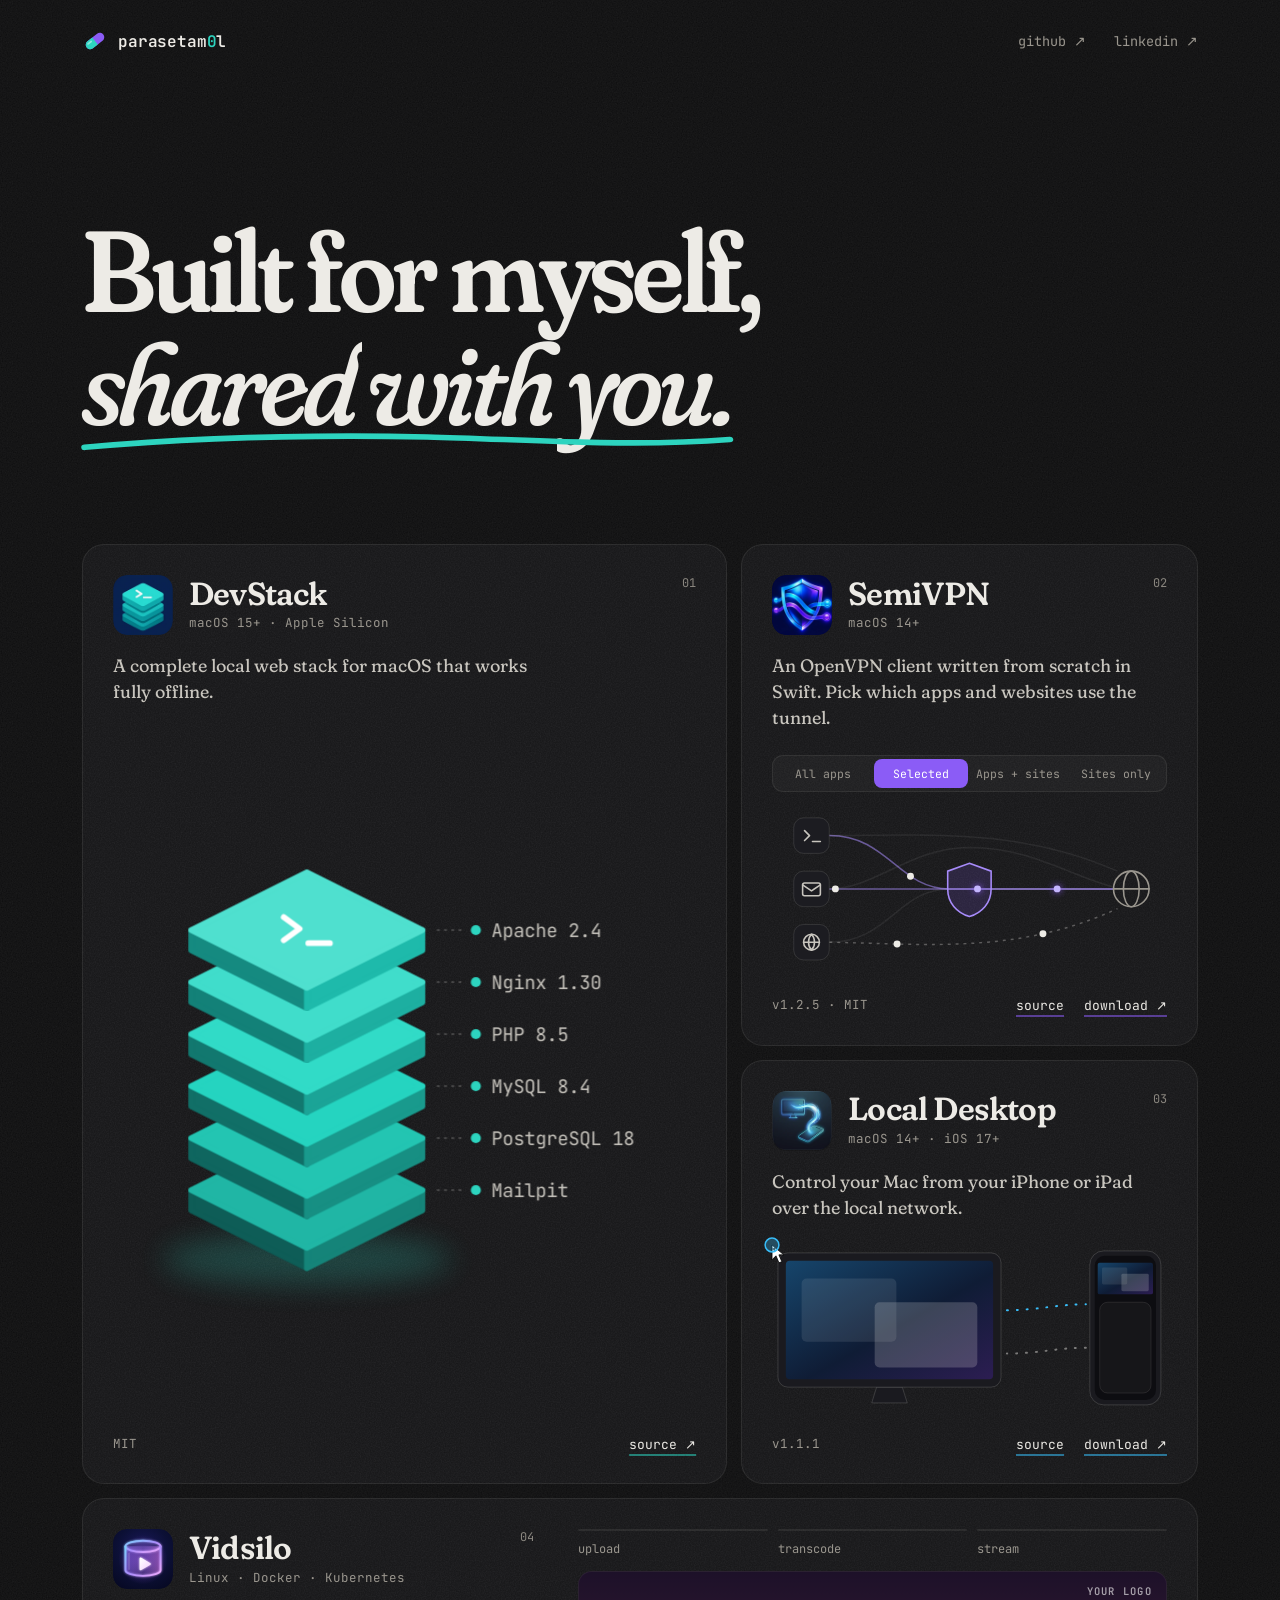
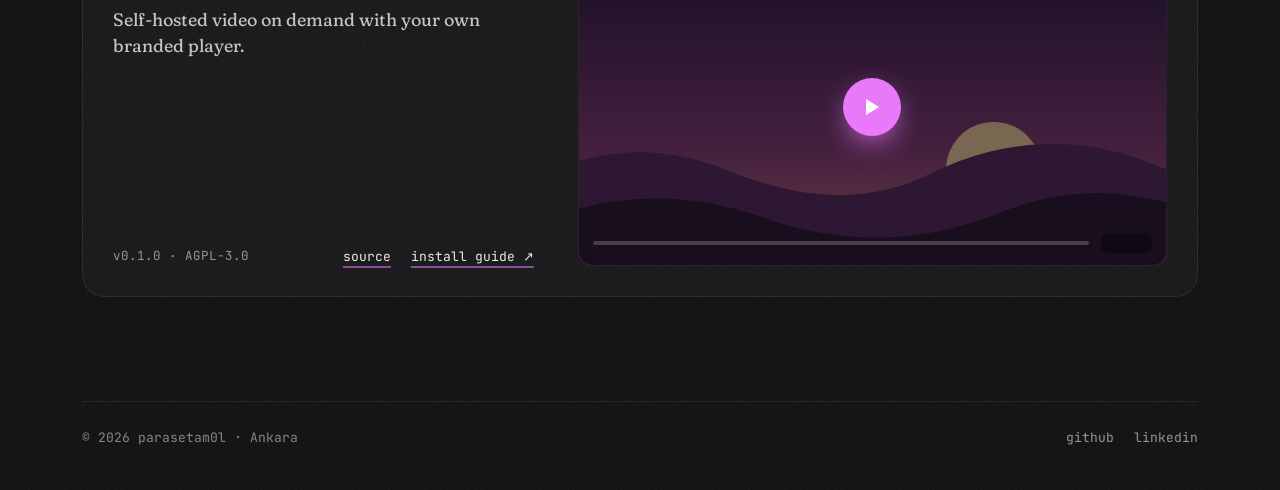
<file: index.html>
<!doctype html>
<html lang="en">
<head>
  <meta charset="utf-8">
  <meta name="viewport" content="width=device-width, initial-scale=1">
  <title>parasetam0l — built for myself, shared with you</title>
  <meta name="description" content="Personal projects by parasetam0l: DevStack, SemiVPN, Local Desktop and Vidsilo — Mac and iPhone apps in Swift and a self-hosted video server in Go.">
  <meta name="theme-color" content="#0C0C0D">
  <link rel="canonical" href="https://parasetam0l.github.io/">
  <link rel="icon" href="assets/favicon.svg" type="image/svg+xml">
  <link rel="apple-touch-icon" href="assets/apple-touch-icon.png">
  <meta property="og:type" content="website">
  <meta property="og:url" content="https://parasetam0l.github.io/">
  <meta property="og:title" content="Built for myself, shared with you.">
  <meta property="og:description" content="DevStack, SemiVPN, Local Desktop and Vidsilo — personal projects by parasetam0l.">
  <meta property="og:image" content="https://parasetam0l.github.io/assets/og.png">
  <meta property="og:image:width" content="1200">
  <meta property="og:image:height" content="630">
  <meta name="twitter:card" content="summary_large_image">
  <link rel="preload" href="assets/fonts/fraunces.woff2" as="font" type="font/woff2" crossorigin>
  <link rel="preload" href="assets/fonts/fraunces-italic.woff2" as="font" type="font/woff2" crossorigin>
  <link rel="stylesheet" href="assets/site.css">
  <script>document.documentElement.classList.add('js')</script>
</head>
<body>
  <a class="skip" href="#apps">Skip to the apps</a>

  <header class="wrap top">
    <a class="logo" href="./" aria-label="parasetam0l, home">
      <svg class="capsule" viewBox="0 0 32 32" width="26" height="26" aria-hidden="true">
        <g transform="rotate(-38 16 16)">
          <rect x="3" y="10.5" width="26" height="11" rx="5.5" fill="#8B5CF6"/>
          <path d="M8.5 10.5H16v11H8.5a5.5 5.5 0 0 1 0-11z" fill="#2DD4BF"/>
          <rect x="6" y="12.5" width="7" height="2.2" rx="1.1" fill="#fff" fill-opacity=".45"/>
        </g>
      </svg>
      <span>parasetam<b>0</b>l</span>
    </a>
    <nav class="nav" aria-label="Elsewhere">
      <a href="https://github.com/parasetam0l" rel="me">github <span aria-hidden="true">↗</span></a>
      <a href="https://www.linkedin.com/in/parasetam0l" rel="me">linkedin <span aria-hidden="true">↗</span></a>
    </nav>
  </header>

  <main>
    <section class="wrap hero">
      <h1>
        <span class="line"><span class="w" style="--k:0"><span>Built</span></span> <span class="w" style="--k:1"><span>for</span></span> <span class="w" style="--k:2"><span>myself,</span></span></span>
        <span class="line it"><span class="w" style="--k:3"><span>shared</span></span> <span class="w" style="--k:4"><span>with</span></span> <span class="w" style="--k:5"><span>you.</span></span><svg class="scribble" viewBox="0 0 600 40" preserveAspectRatio="none" aria-hidden="true"><path pathLength="1" d="M8 27C96 17 205 12 318 15c92 3 182 12 274 3"/></svg></span>
      </h1>
    </section>

    <section class="wrap" id="apps" aria-label="Apps">
      <div class="bento">

        <article class="tile t-devstack" style="--c: #2DD4BF; --i: 0">
          <div class="th">
            <img src="assets/icons/devstack.webp" alt="" width="60" height="60">
            <div>
              <h2>DevStack</h2>
              <p class="meta">macOS 15+ · Apple Silicon</p>
            </div>
            <span class="no" aria-hidden="true">01</span>
          </div>
          <p class="tag">A complete local web stack for macOS that works fully offline.</p>
          <div class="scene stack" aria-hidden="true">
            <svg viewBox="0 0 360 298">
              <defs><filter id="ds-blur" x="-50%" y="-200%" width="200%" height="500%"><feGaussianBlur stdDeviation="10"/></filter></defs>
              <ellipse class="floor" cx="112" cy="280" rx="100" ry="18" filter="url(#ds-blur)"/>
              <g class="pl" style="--d:0"><g class="lift">
                <path class="side-l" d="M32 232l80 40v14l-80-40z"/><path class="side-r" d="M112 272l80-40v14l-80 40z"/><path class="top" d="M112 192l80 40-80 40-80-40z"/>
                <g class="lbl"><path class="lead" d="M202 232h20"/><circle class="dot" cx="229" cy="232" r="3.5"/><text x="240" y="237">Mailpit</text></g>
              </g></g>
              <g class="pl" style="--d:1"><g class="lift">
                <path class="side-l" d="M32 196l80 40v14l-80-40z"/><path class="side-r" d="M112 236l80-40v14l-80 40z"/><path class="top" d="M112 156l80 40-80 40-80-40z"/>
                <g class="lbl"><path class="lead" d="M202 196h20"/><circle class="dot" cx="229" cy="196" r="3.5"/><text x="240" y="201">PostgreSQL 18</text></g>
              </g></g>
              <g class="pl" style="--d:2"><g class="lift">
                <path class="side-l" d="M32 160l80 40v14l-80-40z"/><path class="side-r" d="M112 200l80-40v14l-80 40z"/><path class="top" d="M112 120l80 40-80 40-80-40z"/>
                <g class="lbl"><path class="lead" d="M202 160h20"/><circle class="dot" cx="229" cy="160" r="3.5"/><text x="240" y="165">MySQL 8.4</text></g>
              </g></g>
              <g class="pl" style="--d:3"><g class="lift">
                <path class="side-l" d="M32 124l80 40v14l-80-40z"/><path class="side-r" d="M112 164l80-40v14l-80 40z"/><path class="top" d="M112 84l80 40-80 40-80-40z"/>
                <g class="lbl"><path class="lead" d="M202 124h20"/><circle class="dot" cx="229" cy="124" r="3.5"/><text x="240" y="129">PHP 8.5</text></g>
              </g></g>
              <g class="pl" style="--d:4"><g class="lift">
                <path class="side-l" d="M32 88l80 40v14l-80-40z"/><path class="side-r" d="M112 128l80-40v14l-80 40z"/><path class="top" d="M112 48l80 40-80 40-80-40z"/>
                <g class="lbl"><path class="lead" d="M202 88h20"/><circle class="dot" cx="229" cy="88" r="3.5"/><text x="240" y="93">Nginx 1.30</text></g>
              </g></g>
              <g class="pl" style="--d:5"><g class="lift">
                <path class="side-l" d="M32 52l80 40v14l-80-40z"/><path class="side-r" d="M112 92l80-40v14l-80 40z"/><path class="top" d="M112 12l80 40-80 40-80-40z"/>
                <path class="prompt" pathLength="1" d="M96 43l11 8-11 8M113 61h15"/>
                <g class="lbl"><path class="lead" d="M202 52h20"/><circle class="dot" cx="229" cy="52" r="3.5"/><text x="240" y="57">Apache 2.4</text></g>
              </g></g>
            </svg>
          </div>
          <p class="tf">
            <span class="meta">MIT</span>
            <a href="https://github.com/parasetam0l/devstack">source<span class="sr-only"> of DevStack</span> <span aria-hidden="true">↗</span></a>
          </p>
        </article>

        <article class="tile t-semivpn" style="--c: #8B5CF6; --i: 1">
          <div class="th">
            <img src="assets/icons/semivpn.webp" alt="" width="60" height="60">
            <div>
              <h2>SemiVPN</h2>
              <p class="meta">macOS 14+</p>
            </div>
            <span class="no" aria-hidden="true">02</span>
          </div>
          <p class="tag">An OpenVPN client written from scratch in Swift. Pick which apps and websites use the tunnel.</p>
          <div class="scene route" data-mode="apps">
            <div class="modes" role="group" aria-label="Routing modes (illustration)">
              <button type="button" data-mode="all" aria-pressed="false">All apps</button>
              <button type="button" data-mode="apps" aria-pressed="true">Selected</button>
              <button type="button" data-mode="mixed" aria-pressed="false">Apps + sites</button>
              <button type="button" data-mode="sites" aria-pressed="false">Sites only</button>
            </div>
            <svg viewBox="0 0 400 168" aria-hidden="true">
              <path class="tp" d="M58 30c60 0 70 54 122 54h166"/>
              <path class="tp" d="M58 84h288"/>
              <path class="tp" d="M58 138c60 0 70-54 122-54h166"/>
              <path class="dp" d="M58 30c102 0 192-8 292 36"/>
              <path class="dp" d="M58 84c46 0 82-42 142-42 62 0 100 28 146 40"/>
              <path class="dp" d="M58 138c102 2 192 12 292-34"/>
              <path class="shield" d="M200 58l22 8v18c0 14-9 24-22 28-13-4-22-14-22-28V66z"/>
              <g class="node"><rect x="22" y="12" width="36" height="36" rx="10"/><path d="M33 25l5 5-5 5M41 36h8"/></g>
              <g class="node"><rect x="22" y="66" width="36" height="36" rx="10"/><rect x="31" y="78" width="18" height="13" rx="2"/><path d="M31 80l9 6 9-6"/></g>
              <g class="node"><rect x="22" y="120" width="36" height="36" rx="10"/><circle cx="40" cy="138" r="8"/><path d="M32 138h16M40 130c-4 4-4 12 0 16M40 130c4 4 4 12 0 16"/></g>
              <g class="globe"><circle cx="364" cy="84" r="18"/><ellipse cx="364" cy="84" rx="8" ry="18"/><path d="M346 84h36"/></g>
              <circle class="pk" r="3.5" cx="58" cy="30"/><circle class="pk" r="3.5" cx="58" cy="84"/><circle class="pk" r="3.5" cx="58" cy="138"/>
              <circle class="pk" r="3.5" cx="58" cy="30"/><circle class="pk" r="3.5" cx="58" cy="84"/><circle class="pk" r="3.5" cx="58" cy="138"/>
            </svg>
          </div>
          <p class="tf">
            <span class="meta"><span data-release="semi-vpn">v1.2.5</span> · MIT</span>
            <a href="https://github.com/parasetam0l/semi-vpn">source<span class="sr-only"> of SemiVPN</span></a>
            <a href="https://github.com/parasetam0l/semi-vpn/releases/latest">download<span class="sr-only"> SemiVPN</span> <span aria-hidden="true">↗</span></a>
          </p>
        </article>

        <article class="tile t-localdesktop" style="--c: #38BDF8; --i: 2">
          <div class="th">
            <img src="assets/icons/localdesktop.webp" alt="" width="60" height="60">
            <div>
              <h2>Local Desktop</h2>
              <p class="meta">macOS 14+ · iOS 17+</p>
            </div>
            <span class="no" aria-hidden="true">03</span>
          </div>
          <p class="tag">Control your Mac from your iPhone or iPad over the local network.</p>
          <div class="scene mirror" aria-hidden="true">
            <svg viewBox="0 0 400 168">
              <defs>
                <linearGradient id="ld-wall" x1="0" y1="0" x2="1" y2="1">
                  <stop offset="0" stop-color="#16456B"/><stop offset=".55" stop-color="#0F1C35"/><stop offset="1" stop-color="#2C1D52"/>
                </linearGradient>
              </defs>
              <path class="frame" d="M106 144h26l5 16h-36z"/>
              <rect class="frame" x="6" y="8" width="226" height="136" rx="10"/>
              <rect x="14" y="16" width="210" height="120" rx="4" fill="url(#ld-wall)"/>
              <rect class="win" x="30" y="34" width="96" height="64" rx="5"/>
              <rect class="win front" x="104" y="58" width="104" height="66" rx="5"/>
              <path class="flow out" d="M238 66c32 0 52-6 80-6"/>
              <path class="flow in" d="M318 104c-28 0-48 6-80 6"/>
              <rect class="frame" x="322" y="6" width="72" height="156" rx="14"/>
              <rect x="327" y="11" width="62" height="146" rx="10" fill="#0D0D11"/>
              <rect x="330" y="18" width="56" height="32" rx="2" fill="url(#ld-wall)"/>
              <rect class="win" x="334.3" y="22.8" width="25.6" height="17.1" rx="1.5"/>
              <rect class="win front" x="354" y="29.2" width="27.7" height="17.6" rx="1.5"/>
              <rect class="pad" x="332" y="58" width="52" height="92" rx="8"/>
              <g class="cur mac"><path d="M0 0v15l4-4 3 7 3-1-3-7h5z"/></g>
              <g class="cur mini"><path d="M0 0v4.6l1.2-1.2.9 2.1.9-.3-.9-2.1h1.5z"/></g>
              <g class="finger"><circle r="7"/></g>
            </svg>
          </div>
          <p class="tf">
            <span class="meta"><span data-release="local-desktop">v1.1.1</span></span>
            <a href="https://github.com/parasetam0l/local-desktop">source<span class="sr-only"> of Local Desktop</span></a>
            <a href="https://github.com/parasetam0l/local-desktop/releases/latest">download<span class="sr-only"> Local Desktop</span> <span aria-hidden="true">↗</span></a>
          </p>
        </article>

        <article class="tile t-vidsilo" style="--c: #E879F9; --i: 3">
          <div class="split-text">
            <div class="th">
              <img src="assets/icons/vidsilo.svg" alt="" width="60" height="60">
              <div>
                <h2>Vidsilo</h2>
                <p class="meta">Linux · Docker · Kubernetes</p>
              </div>
              <span class="no" aria-hidden="true">04</span>
            </div>
            <p class="tag">Self-hosted video on demand with your own branded player.</p>
          </div>
          <div class="scene vid" aria-hidden="true">
            <ol class="pipe"><li>upload</li><li>transcode</li><li>stream</li></ol>
            <div class="screen">
              <svg class="footage" viewBox="0 0 320 180" preserveAspectRatio="xMidYMid slice">
                <defs>
                  <linearGradient id="vs-sky" x1="0" y1="0" x2="0" y2="1">
                    <stop offset="0" stop-color="#2A1446"/><stop offset=".6" stop-color="#8A3A7A"/><stop offset="1" stop-color="#F08A7A"/>
                  </linearGradient>
                </defs>
                <rect width="320" height="180" fill="url(#vs-sky)"/>
                <circle class="sun" cx="226" cy="118" r="26" fill="#FFD8A8"/>
                <path class="hill far" d="M-40 132c40-26 80-30 120-14s76 20 112 2 78-22 118-6 60 12 90 2V200H-40z" fill="#5A2560"/>
                <path class="hill near" d="M-40 154c48-24 96-26 140-10s88 14 128-2 72-14 112 0 40 10 60 6V200H-40z" fill="#2B1233"/>
              </svg>
              <span class="dim"></span>
              <span class="wm">your logo</span>
              <span class="play"><svg width="18" height="20" viewBox="0 0 18 20"><path d="M3 2l13 8-13 8z" fill="#fff"/></svg></span>
              <span class="ctrl"><span class="bar"><i></i></span><span class="q"><i>480p</i><i>720p</i><i>1080p</i></span></span>
            </div>
          </div>
          <p class="tf">
            <span class="meta"><span data-release="vidsilo">v0.1.0</span> · AGPL-3.0</span>
            <a href="https://github.com/parasetam0l/vidsilo">source<span class="sr-only"> of Vidsilo</span></a>
            <a href="https://github.com/parasetam0l/vidsilo/blob/main/INSTALL.md">install guide<span class="sr-only"> for Vidsilo</span> <span aria-hidden="true">↗</span></a>
          </p>
        </article>

      </div>
    </section>
  </main>

  <footer class="wrap site-foot">
    <p>© <span id="year">2026</span> parasetam0l · Ankara</p>
    <p><a href="https://github.com/parasetam0l" rel="me">github</a> <a href="https://www.linkedin.com/in/parasetam0l" rel="me">linkedin</a></p>
  </footer>

  <script src="assets/site.js" defer></script>
</body>
</html>
</file>
<file: assets/site.css>
/* Fonts are self-hosted under the SIL Open Font License (see fonts/LICENSE-*.txt).
   Fraunces is pinned to SOFT 100 (WONK 1 for the italic); weight and optical size stay variable. */
@font-face { font-family: "Fraunces"; src: url(fonts/fraunces.woff2) format("woff2"); font-weight: 100 900; font-display: swap; }
@font-face { font-family: "Fraunces"; src: url(fonts/fraunces-italic.woff2) format("woff2"); font-weight: 100 900; font-style: italic; font-display: swap; }
@font-face { font-family: "JetBrains Mono"; src: url(fonts/jetbrains-mono.woff2) format("woff2"); font-weight: 100 800; font-display: swap; }

:root {
  color-scheme: dark;
  --bg: #0C0C0D;
  --surface: #141416;
  --line: rgba(237, 235, 230, .08);
  --ink: #EDEBE6;
  --soft: #C8C5BE;
  --muted: #9A968E;
  --faint: #8A867F;
  --teal: #2DD4BF;
  --violet: #8B5CF6;
  --sky: #38BDF8;
  --serif: "Fraunces", Georgia, "Times New Roman", serif;
  --mono: "JetBrains Mono", ui-monospace, SFMono-Regular, Menlo, Consolas, monospace;
  --gutter: clamp(16px, 4vw, 32px);
  --ease: cubic-bezier(.2, .7, .2, 1);
  /* Film grain, so flat surfaces don't look rendered. */
  --grain: url("data:image/svg+xml,%3Csvg xmlns='http://www.w3.org/2000/svg' width='180' height='180'%3E%3Cfilter id='n'%3E%3CfeTurbulence type='fractalNoise' baseFrequency='.8' numOctaves='3' stitchTiles='stitch'/%3E%3CfeColorMatrix values='0 0 0 0 1 0 0 0 0 1 0 0 0 0 1 0 0 0 .7 0'/%3E%3C/filter%3E%3Crect width='100%25' height='100%25' filter='url(%23n)' opacity='.1'/%3E%3C/svg%3E");
}

*, *::before, *::after { box-sizing: border-box; }
html { -webkit-text-size-adjust: 100%; }
body { margin: 0; background: var(--grain), var(--bg); color: var(--ink); font-family: var(--serif); line-height: 1.5; -webkit-font-smoothing: antialiased; -moz-osx-font-smoothing: grayscale; }
::selection { background: var(--teal); color: #04110F; }
h1, h2, p, ol { margin: 0; }
ol { padding: 0; list-style: none; }
img, svg { display: block; }
a { color: inherit; text-decoration: none; }
a:focus-visible, button:focus-visible { outline: 2px solid var(--teal); outline-offset: 3px; border-radius: 6px; }

.sr-only { position: absolute; width: 1px; height: 1px; padding: 0; margin: -1px; overflow: hidden; clip: rect(0 0 0 0); white-space: nowrap; border: 0; }
.skip { position: absolute; z-index: 60; left: var(--gutter); top: -60px; padding: 10px 16px; border-radius: 10px; background: var(--ink); color: var(--bg); font: 600 14px var(--mono); }
.skip:focus { top: 12px; }
.wrap { position: relative; max-width: 1180px; margin-inline: auto; padding-inline: var(--gutter); }

/* Header */
.top { display: flex; align-items: center; justify-content: space-between; gap: 16px; padding-block: 28px; }
.logo { display: inline-flex; align-items: center; gap: 10px; font: 600 16px var(--mono); letter-spacing: -0.01em; }
.logo b { color: var(--teal); font-weight: inherit; }
.capsule { transition: transform .8s cubic-bezier(.3, 1.6, .5, 1); }
.logo:hover .capsule { transform: rotate(180deg); }
.js .capsule { animation: tumble 1.2s cubic-bezier(.3, 1.4, .5, 1) .2s both; }
@keyframes tumble { from { transform: translateY(-14px) rotate(-200deg); opacity: 0; } }
.nav { display: flex; gap: clamp(16px, 3vw, 28px); font: 13.5px var(--mono); color: var(--muted); }
.nav a { transition: color .2s; }
.nav a:hover { color: var(--ink); }

/* Hero */
.hero { padding-block: clamp(56px, 11vw, 132px) clamp(48px, 9vw, 104px); }
h1 { font-size: clamp(46px, 9vw, 116px); font-weight: 600; line-height: .98; letter-spacing: -0.035em; }
.line { display: block; }
.line.it { position: relative; display: inline-block; font-style: italic; font-weight: 500; }
.w { display: inline-block; overflow: hidden; padding: 0 .08em .22em; margin: 0 -.08em -.22em; vertical-align: top; }
.w > span { display: inline-block; }
.js .w > span { animation: rise 1.1s var(--ease) both; animation-delay: calc(var(--k) * 75ms + 150ms); }
@keyframes rise { from { transform: translateY(115%); } }
.scribble { position: absolute; left: -1%; bottom: -.16em; width: 102%; height: .3em; overflow: visible; }
.scribble path { fill: none; stroke: var(--teal); stroke-width: 6.5; stroke-linecap: round; stroke-dasharray: 1; }
.js .scribble path { stroke-dashoffset: 1; animation: draw 1.2s cubic-bezier(.6, 0, .2, 1) .9s forwards; }
@keyframes draw { to { stroke-dashoffset: 0; } }

/* Grid */
.bento { display: grid; grid-template-columns: repeat(12, minmax(0, 1fr)); gap: 14px; }
.t-devstack { grid-column: span 7; grid-row: span 2; }
.t-semivpn, .t-localdesktop { grid-column: span 5; }
.t-vidsilo { grid-column: 1 / -1; }

.tile { position: relative; isolation: isolate; overflow: hidden; display: flex; flex-direction: column; padding: clamp(22px, 3vw, 30px); border: 1px solid var(--line); border-radius: 22px; background: var(--grain), var(--surface); transition: border-color .4s; }
/* A spotlight that follows the pointer, tinted with the app's colour. */
.tile::before { content: ""; position: absolute; inset: 0; z-index: -1; opacity: 0; transition: opacity .5s;
  background: radial-gradient(440px circle at var(--mx, 50%) var(--my, 0%), color-mix(in srgb, var(--c) 14%, transparent), transparent 65%); }
.tile:hover { border-color: color-mix(in srgb, var(--c) 35%, var(--line)); }
.tile:hover::before { opacity: 1; }
.js .tile { opacity: 0; transform: translateY(32px); transition: opacity .9s ease, transform 1s var(--ease), border-color .4s; transition-delay: calc(var(--i) * 90ms), calc(var(--i) * 90ms), 0s; }
.js .tile.in { opacity: 1; transform: none; }

.th { display: grid; grid-template-columns: auto minmax(0, 1fr) auto; align-items: center; gap: 16px; }
.th img { width: 60px; height: 60px; border-radius: 14px; transition: transform .6s cubic-bezier(.3, 1.6, .5, 1); }
.tile:hover .th img { transform: rotate(-7deg) scale(1.07); }
.th h2 { font-size: clamp(26px, 2.6vw, 32px); font-weight: 600; line-height: 1.05; letter-spacing: -0.025em; }
.meta { margin-top: 4px; font: 12.5px/1.5 var(--mono); color: var(--muted); }
.no { align-self: start; font: 12px var(--mono); color: var(--faint); }
.tag { max-width: 36ch; margin-top: 18px; font-size: 18px; line-height: 1.45; color: var(--soft); }
.scene { margin-top: 24px; }
.tf { display: flex; flex-wrap: wrap; align-items: center; gap: 8px 20px; margin-top: auto; padding-top: 24px; font: 13px var(--mono); }
.tf .meta { margin: 0 auto 0 0; }
.tf a { text-decoration: underline; text-decoration-thickness: 1.5px; text-underline-offset: 5px; text-decoration-color: color-mix(in srgb, var(--c) 55%, transparent); transition: text-decoration-color .2s, color .2s; }
.tf a:hover { color: var(--c); text-decoration-color: var(--c); }

/* Scenes animate only while their tile is on screen. */
.js .tile:not(.live) .scene, .js .tile:not(.live) .scene * { animation-play-state: paused !important; }

/* DevStack: the stack builds itself, layer by layer */
.t-devstack .scene { flex: 1; display: grid; place-items: center; }
.stack svg { width: 100%; max-width: 520px; overflow: visible; }
.stack .floor { fill: var(--teal); opacity: .22; }
.js .stack .floor { opacity: 0; }
.tile.in .stack .floor { animation: glow-in 1.2s ease .4s forwards; }
@keyframes glow-in { to { opacity: .22; } }
.stack path, .stack circle { stroke-linejoin: round; }
.stack .top { fill: hsl(173 70% calc(42% + var(--d) * 3.5%)); stroke: hsl(173 70% calc(42% + var(--d) * 3.5%)); stroke-width: 4; }
.stack .side-r { fill: hsl(174 72% calc(30% + var(--d) * 2.5%)); stroke: hsl(174 72% calc(30% + var(--d) * 2.5%)); stroke-width: 4; }
.stack .side-l { fill: hsl(175 74% calc(21% + var(--d) * 2%)); stroke: hsl(175 74% calc(21% + var(--d) * 2%)); stroke-width: 4; }
.stack .prompt { fill: none; stroke: #fff; stroke-width: 4; stroke-linecap: round; stroke-dasharray: 1; }
.stack .lead { stroke: rgba(237, 235, 230, .28); stroke-dasharray: 2 3; }
.stack .dot { fill: var(--teal); }
.stack text { font: 13px var(--mono); fill: var(--soft); }
.stack .lift { transition: transform .7s cubic-bezier(.3, 1.5, .5, 1); }
.t-devstack:hover .lift { transform: translateY(calc(var(--d) * -7px)); }
.stack .dot { animation: blink 2.6s ease-in-out infinite; animation-delay: calc(var(--d) * -.5s); }
@keyframes blink { 50% { opacity: .35; } }
.js .stack .pl, .js .stack .lbl { opacity: 0; }
.js .stack .prompt { stroke-dashoffset: 1; }
.tile.in .stack .pl { animation: drop .8s cubic-bezier(.3, 1.35, .5, 1) both; animation-delay: calc(var(--d) * 130ms + 350ms); }
.tile.in .stack .lbl { animation: slide-in .6s var(--ease) both; animation-delay: calc(var(--d) * 130ms + 750ms); }
.tile.in .stack .prompt { animation: draw .7s ease-out 1.6s forwards; }
@keyframes drop { from { opacity: 0; transform: translateY(-60px); } 40% { opacity: 1; } to { opacity: 1; transform: none; } }
@keyframes slide-in { from { opacity: 0; transform: translateX(-10px); } to { opacity: 1; transform: none; } }

/* SemiVPN: which traffic goes through the tunnel */
.modes { display: grid; grid-template-columns: repeat(4, minmax(0, 1fr)); gap: 3px; margin-bottom: 14px; padding: 3px; border: 1px solid var(--line); border-radius: 11px; background: rgba(237, 235, 230, .03); }
.modes button { padding: 7px 2px; white-space: nowrap; border: 0; border-radius: 8px; background: none; color: var(--muted); font: 11.5px var(--mono); cursor: pointer; transition: background-color .3s, color .3s; }
.modes button:hover { color: var(--ink); }
.modes button[aria-pressed="true"] { background: var(--violet); color: #fff; }
.route svg { width: 100%; overflow: visible; }
.route .tp, .route .dp { fill: none; stroke: rgba(237, 235, 230, .07); stroke-width: 1.5; transition: stroke .5s; }
.route .tp.on { stroke: rgba(167, 139, 250, .55); }
.route .dp.on { stroke: rgba(237, 235, 230, .3); stroke-dasharray: 3 5; }
.route .shield { fill: rgba(139, 92, 246, .16); stroke: #A78BFA; stroke-width: 1.6; }
.route .node rect:first-child { fill: #1C1C21; stroke: rgba(237, 235, 230, .12); }
.route .node > :not(:first-child), .route .globe * { fill: none; stroke: var(--soft); stroke-width: 1.6; stroke-linecap: round; stroke-linejoin: round; }
.route .globe * { stroke: var(--muted); }
.route .pk { fill: var(--ink); transition: fill .2s; }
.route .pk.sealed { fill: #C4B5FD; filter: drop-shadow(0 0 4px #8B5CF6); }

/* Local Desktop: the phone's touchpad drives the Mac */
.mirror svg { width: 100%; overflow: visible; }
.mirror .frame { fill: #1A1A1F; stroke: rgba(237, 235, 230, .16); }
.mirror .win { fill: rgba(237, 235, 230, .1); }
.mirror .win.front { fill: rgba(237, 235, 230, .2); animation: click 6s infinite; }
.mirror .pad { fill: rgba(237, 235, 230, .04); stroke: rgba(237, 235, 230, .1); }
.mirror .flow { fill: none; stroke-width: 2; stroke-linecap: round; stroke-dasharray: 1 9; animation: flow 1s linear infinite; }
.mirror .flow.out { stroke: var(--sky); }
.mirror .flow.in { stroke: rgba(237, 235, 230, .45); }
.mirror .cur path { fill: #fff; stroke: #000; stroke-width: .8; }
.mirror .cur.mac { animation: cur-mac 6s var(--ease) infinite; }
.mirror .cur.mini { animation: cur-mini 6s var(--ease) infinite; }
.mirror .finger circle { fill: rgba(56, 189, 248, .3); stroke: var(--sky); stroke-width: 1.5; }
.mirror .finger { animation: finger 6s var(--ease) infinite; }
@keyframes flow { to { stroke-dashoffset: -10; } }
@keyframes click { 0%, 24%, 36%, 100% { fill: rgba(237, 235, 230, .2); } 28% { fill: rgba(56, 189, 248, .45); } }
@keyframes cur-mac { 0%, 100% { transform: translate(60px, 56px); } 22%, 32% { transform: translate(150px, 80px); } 55% { transform: translate(96px, 112px); } 78% { transform: translate(186px, 48px); } }
@keyframes cur-mini { 0%, 100% { transform: translate(342.3px, 28.7px); } 22%, 32% { transform: translate(366.3px, 35.1px); } 55% { transform: translate(351.9px, 43.6px); } 78% { transform: translate(375.9px, 26.5px); } }
@keyframes finger { 0%, 100% { transform: translate(346.8px, 91.3px); } 22% { transform: translate(363.9px, 106.5px); } 27% { transform: translate(363.9px, 106.5px) scale(.7); } 32% { transform: translate(363.9px, 106.5px); } 55% { transform: translate(353.6px, 126.8px); } 78% { transform: translate(370.8px, 86.3px); } }

/* Vidsilo: upload, transcode, then stream with the quality stepping up */
.vid { display: grid; gap: 14px; }
.pipe { display: grid; grid-template-columns: repeat(3, minmax(0, 1fr)); gap: 10px; font: 12px var(--mono); color: var(--muted); }
.pipe li { position: relative; padding-top: 12px; }
.pipe li::before, .pipe li::after { content: ""; position: absolute; inset: 0 0 auto; height: 2px; border-radius: 2px; background: var(--line); }
.pipe li::after { background: var(--c); transform: scaleX(0); transform-origin: left; animation: 10s linear infinite; }
.pipe li:nth-child(1)::after { animation-name: step1; }
.pipe li:nth-child(2)::after { animation-name: step2; }
.pipe li:nth-child(3)::after { animation-name: step3; }
@keyframes step1 { 14%, 94% { transform: scaleX(1); opacity: 1; } 100% { transform: scaleX(1); opacity: 0; } }
@keyframes step2 { 0%, 14% { transform: scaleX(0); } 30%, 94% { transform: scaleX(1); opacity: 1; } 100% { transform: scaleX(1); opacity: 0; } }
@keyframes step3 { 0%, 30% { transform: scaleX(0); } 34%, 94% { transform: scaleX(1); opacity: 1; } 100% { transform: scaleX(1); opacity: 0; } }
.screen { position: relative; overflow: hidden; aspect-ratio: 16 / 8; border: 1px solid var(--line); border-radius: 14px; background: #1A0F22; }
.footage { position: absolute; inset: 0; width: 100%; height: 100%; }
.footage .sun { animation: sun 10s ease-in-out infinite alternate; }
.footage .hill { animation: drift 10s ease-in-out infinite alternate; }
.footage .near { animation-duration: 7s; animation-direction: alternate-reverse; }
@keyframes sun { to { transform: translateY(-34px); } }
@keyframes drift { to { transform: translateX(-34px); } }
.screen .dim { position: absolute; inset: 0; background: rgba(12, 12, 13, .55); animation: dim 10s infinite; }
@keyframes dim { 0%, 32% { opacity: 1; } 38%, 94% { opacity: 0; } 100% { opacity: 1; } }
.screen .play { position: absolute; left: 50%; top: 46%; display: grid; place-items: center; width: 58px; height: 58px; margin: -29px 0 0 -29px; border-radius: 50%; background: var(--c); box-shadow: 0 10px 30px -8px var(--c); animation: play 10s infinite; }
@keyframes play { 0%, 30% { opacity: 1; transform: none; } 36%, 94% { opacity: 0; transform: scale(.6); } 100% { opacity: 1; transform: none; } }
.screen .wm { position: absolute; top: 12px; right: 14px; font: 600 10.5px var(--mono); letter-spacing: .12em; text-transform: uppercase; color: rgba(255, 255, 255, .6); }
.screen .ctrl { position: absolute; inset: auto 14px 12px; display: flex; align-items: center; gap: 12px; font: 11.5px var(--mono); color: #FBE7FF; }
.screen .bar { flex: 1; height: 4px; overflow: hidden; border-radius: 4px; background: rgba(255, 255, 255, .2); }
.screen .bar i { display: block; height: 100%; background: var(--c); transform: scaleX(0); transform-origin: left; animation: progress 10s linear infinite; }
@keyframes progress { 0%, 36% { transform: scaleX(0); } 94% { transform: scaleX(1); } 100% { transform: scaleX(1); opacity: 0; } }
.screen .q { position: relative; display: grid; padding: 2px 8px; border-radius: 6px; background: rgba(0, 0, 0, .35); }
.screen .q i { grid-area: 1 / 1; font-style: normal; text-align: center; opacity: 0; animation: 10s infinite; }
.screen .q i:nth-child(1) { animation-name: q1; }
.screen .q i:nth-child(2) { animation-name: q2; }
.screen .q i:nth-child(3) { animation-name: q3; }
@keyframes q1 { 0%, 50% { opacity: 1; } 52%, 100% { opacity: 0; } }
@keyframes q2 { 0%, 50% { opacity: 0; } 52%, 66% { opacity: 1; } 68%, 100% { opacity: 0; } }
@keyframes q3 { 0%, 66% { opacity: 0; } 68%, 96% { opacity: 1; } 98%, 100% { opacity: 0; } }

/* Vidsilo spans the grid: text on the left, the player on the right */
.t-vidsilo { display: grid; grid-template-columns: minmax(0, 5fr) minmax(0, 7fr); grid-template-rows: auto 1fr; grid-template-areas: "text scene" "foot scene"; column-gap: 44px; }
.t-vidsilo .split-text { grid-area: text; }
.t-vidsilo .scene { grid-area: scene; margin-top: 0; }
.t-vidsilo .tf { grid-area: foot; }

/* Footer */
.site-foot { display: flex; flex-wrap: wrap; justify-content: space-between; gap: 12px 24px; margin-top: clamp(64px, 9vw, 104px); padding-block: 28px 44px; font: 13px var(--mono); color: var(--faint); }
.site-foot::before { content: ""; position: absolute; top: 0; left: var(--gutter); right: var(--gutter); border-top: 1px solid var(--line); }
.site-foot p:last-child { display: flex; gap: 20px; }
.site-foot a { color: var(--muted); transition: color .2s; }
.site-foot a:hover { color: var(--ink); }

/* Tablet: two columns */
@media (max-width: 1023px) {
  .bento { grid-template-columns: repeat(2, minmax(0, 1fr)); }
  .t-devstack { grid-column: 1 / -1; grid-row: auto; }
  .t-semivpn, .t-localdesktop { grid-column: span 1; }
  .modes { grid-template-columns: repeat(2, minmax(0, 1fr)); }
}
@media (max-width: 760px) {
  .t-vidsilo { grid-template-columns: minmax(0, 1fr); grid-template-rows: auto; grid-template-areas: "text" "scene" "foot"; }
  .t-vidsilo .scene { margin-top: 24px; }
}
/* Phone: one column */
@media (max-width: 640px) {
  .bento { grid-template-columns: minmax(0, 1fr); }
  .t-semivpn, .t-localdesktop { grid-column: auto; }
  .tag { font-size: 17px; }
  .tf .meta { flex-basis: 100%; }
}

@media (prefers-reduced-motion: reduce) {
  *, *::before, *::after { animation-duration: .001ms !important; animation-iteration-count: 1 !important; animation-delay: 0s !important; transition-duration: .001ms !important; transition-delay: 0s !important; }
}
</file>
